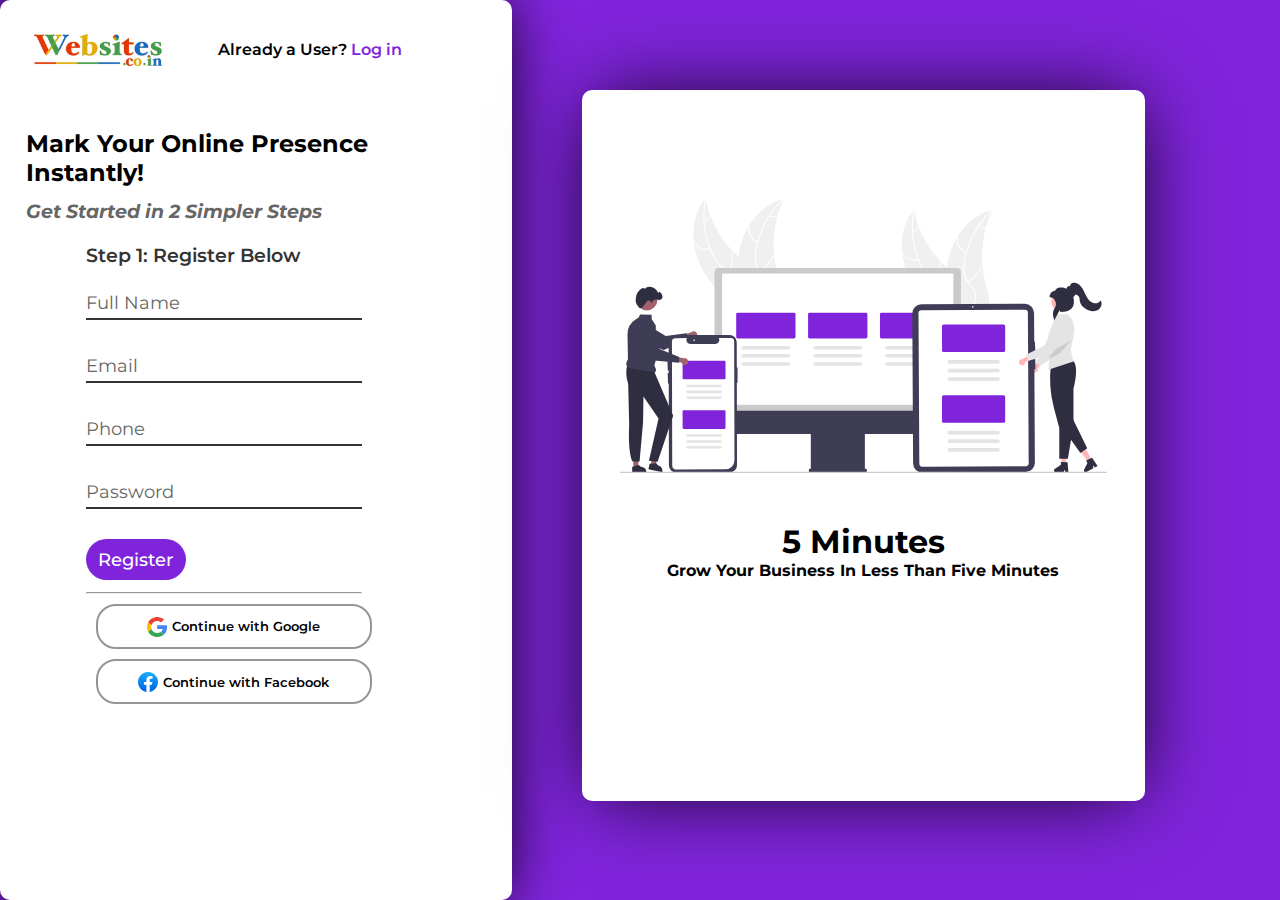
<file: index.html>
<!DOCTYPE html>
<html lang="en">
<head>
    <link rel="stylesheet" href="css/main.css">
    <link rel = "icon" href = "images/favicon.ico" 
        type = "image/x-icon">
    <link href='https://fonts.googleapis.com/css?family=Montserrat' rel='stylesheet'>
    <meta charset="UTF-8">
    <meta http-equiv="X-UA-Compatible" content="IE=edge">
    <meta name="viewport" content="width=device-width, initial-scale=1.0">
    <title>Register and Get Your Business Website Ready in Less Than 5 Minutes</title>
</head>
<body>
    <div class="container">
        <span class="container-left">
            <a href="https:\\websites.co.in"><img id="logo" src="images/logo.png" alt="Websites.co.in-logo"></a>
            <h4 class="login">Already a User? <a class="login-a"href="login.html">Log in</a></h4>
            <div class="info">
                <h2 id="head">Mark Your Online Presence Instantly!</h2>
                <h3 id="sub">Get Started in 2 Simpler Steps</h3>
                <div class="contactForm">
                    <form action="">
                        <h2>Step 1: Register Below</h2>
                        <div class="inputBox">
                            <input type="text" name="" required="required" >
                            <span>Full Name</span>
                        </div>
                        <div class="inputBox">
                            <input type="email" name="" required="required" >
                            <span>Email</span>
                        </div>
                        <div class="inputBox">
                            <input type="number" name="" required="required" >
                            <span>Phone</span>
                        </div>
                        <div class="inputBox">
                            <input type="password" name="" required="required" >
                            <span>Password</span>
                        </div>
                        
                        <div class="inputBox">
                            <input type="submit" value="Register" >
                        </div>
                        <hr>
                        <button class="con-but"> <img class="con-logo"src="images/Google__G__Logo.svg" alt=""> Continue with Google</button>
                        <button class="con-but"><img class="con-logo"src="images/2021_Facebook_icon.svg" alt="">Continue with Facebook</button>
                    </form>
                </div>
            </div>
        </span>
        <span class="container-right">
            <img id="img-side"src="images/undraw_in_sync_re_jlqd.svg" alt="">
            <h1>5 Minutes</h1>
            <h4>Grow Your Business In Less Than Five Minutes</h4>
        </span>
    </div>
</body>
</html>
</file>
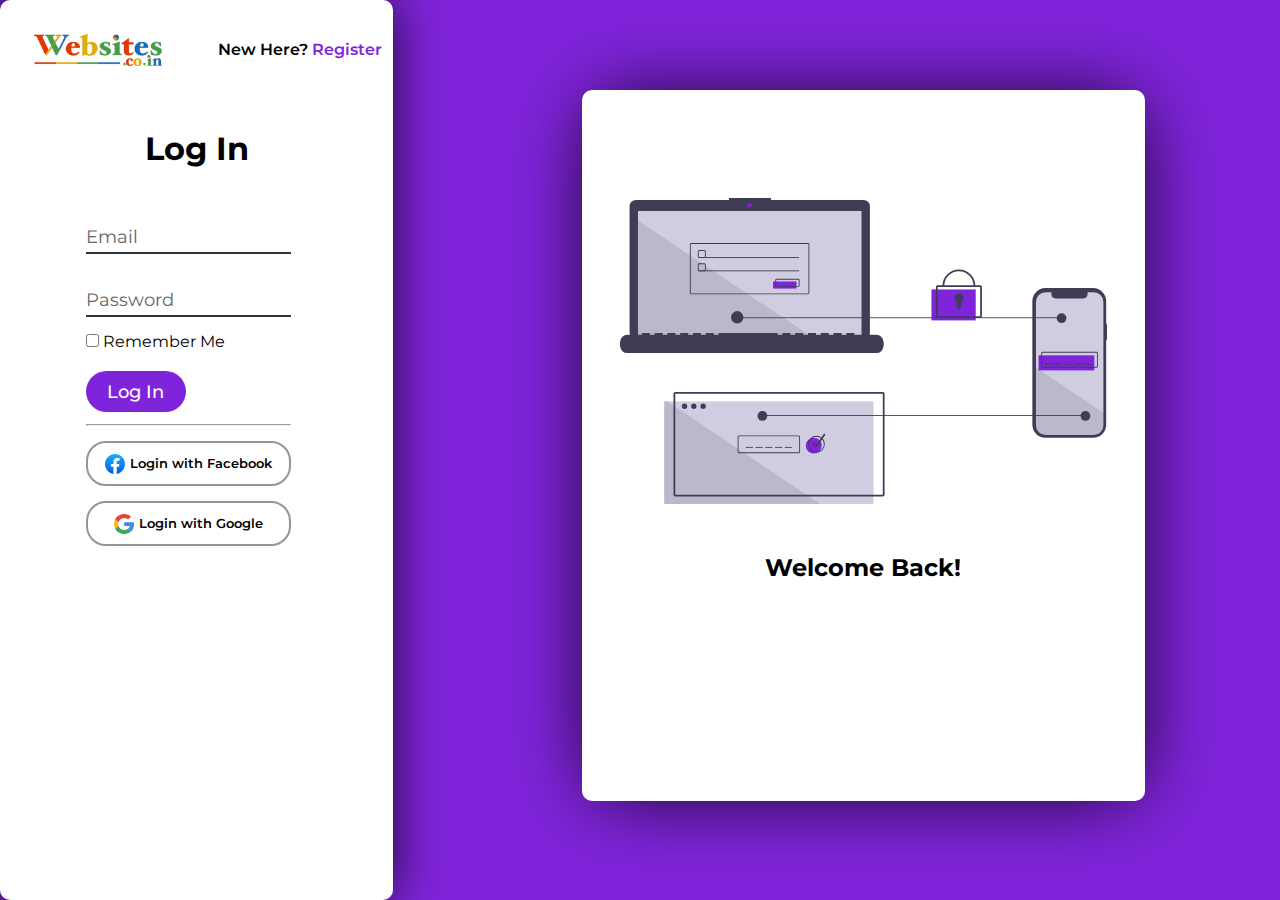
<file: login.html>
<!DOCTYPE html>
<html lang="en">
<head>
    <link rel="stylesheet" href="css/login.css">
    <link rel = "icon" href = "images/favicon.ico" 
        type = "image/x-icon">
    <link href='https://fonts.googleapis.com/css?family=Montserrat' rel='stylesheet'>
    <meta charset="UTF-8">
    <meta http-equiv="X-UA-Compatible" content="IE=edge">
    <meta name="viewport" content="width=device-width, initial-scale=1.0">
    <title>Login And Manage Your Business Website Yourself. No tech skills needed.
    </title>
</head>
<body>
    <div class="container">
        <span class="container-left">
            <img id="logo" src="images/logo.png" alt="Websites.co.in-logo">
            <h4 class="login">New Here? <a class="login-a"href="index.html">Register</a></h4>
            <div class="info">
                <h1 id="head">Log In</h1>
                <div class="contactForm">
                    <form action="">
                        <div class="inputBox">
                            <input type="email" name="" required="required" >
                            <span>Email</span>
                        </div>
                        <div class="inputBox">
                            <input type="password" name="" required="required" >
                            <span>Password</span>
                        </div>
                        <div class="checkbox">
                            <input type="checkbox" name="" id="">
                            <p id="remember">Remember Me</p>
                        </div>
                        <div class="inputBox">
                            <a href="https://websites.co.in/new-dashboard"><input type="submit" value="Log In" location.href='https://wesbites.co.in/new-dashboard'></a>
                        </div>
                        <hr>
                        <button class="con-but"><img class="con-logo"src="images/2021_Facebook_icon.svg" alt="">Login with Facebook</button>
                        <button class="con-but"> <img class="con-logo"src="images/Google__G__Logo.svg" alt=""> Login with Google</button>
                    </form>
                </div>
            </div>
        </span>
        <span class="container-right">
            <img id="img-side"src="images/undraw_two_factor_authentication_namy.svg" alt="">
            <h2>Welcome Back!</h2>
        </span>
    </div>
</body>
</html>
</file>
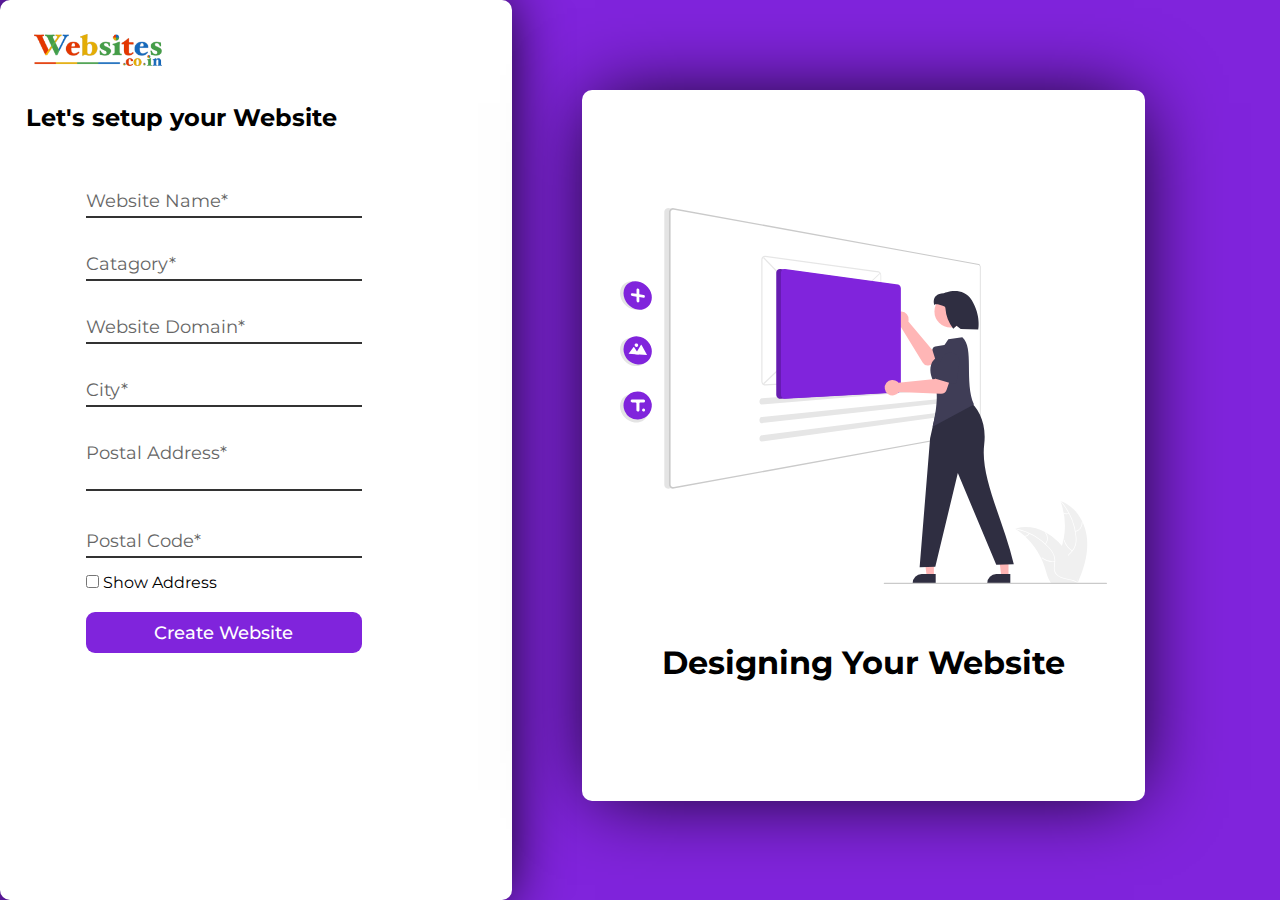
<file: moredetail.html>
<!DOCTYPE html>
<html lang="en">
<head>
    <link rel="stylesheet" href="css/moredetail.css">
    <link rel = "icon" href = "images/favicon.ico" 
        type = "image/x-icon">
    <link href='https://fonts.googleapis.com/css?family=Montserrat' rel='stylesheet'>
    <meta charset="UTF-8">
    <meta http-equiv="X-UA-Compatible" content="IE=edge">
    <meta name="viewport" content="width=device-width, initial-scale=1.0">
    <title>Website Setup</title>
</head>
<body>
    <div class="container">
        <span class="container-left">
            <a href="https:\\websites.co.in"><img id="logo" src="images/logo.png" alt="Websites.co.in-logo"></a>
            <!-- <h4 class="login">Already a User? <a class="login-a"href="login.html">Log in</a></h4> -->
            <div class="info">
                <h2 id="head">Let's setup your Website</h2>
                <!-- <h3 id="sub">Get Started in 2 Simpler Steps</h3> -->
                <div class="contactForm">
                    <form action="">
                        <!-- <h2>Step 1: Register Below</h2> -->
                        <div class="inputBox">
                            <input type="text" name="" required="required" >
                            <span>Website Name*</span>
                        </div>
                        <div class="inputBox">
                            <input type="text" name="" required="required" >
                            <span>Catagory*</span>
                        </div>
                        <div class="inputBox">
                            <input type="text" name="" required="required" >
                            <span>Website Domain*</span>
                        </div>
                        <div class="inputBox">
                            <input type="text" name="" required="required" >
                            <span>City*</span>
                        </div>
                        <div class="inputBox">
                            <textarea required="required"></textarea>
                            <span>Postal Address*</span>
                        </div>
                        <div class="inputBox">
                            <input type="number" name="" required="required" >
                            <span>Postal Code*</span>
                        </div>
                        <div class="checkbox">
                            <input type="checkbox" name="" id="">
                            <p id="remember">Show Address</p>
                        </div>
                        <div class="inputBox">
                            <input type="submit" value="Create Website" >
                        </div>
                        <!-- <hr>
                        <button class="con-but"> <img class="con-logo"src="images/Google__G__Logo.svg" alt=""> Continue with Google</button>
                        <button class="con-but"><img class="con-logo"src="images/2021_Facebook_icon.svg" alt="">Continue with Facebook</button> -->
                    </form>
                </div>
            </div>
        </span>
        <span class="container-right">
            <img id="img-side"src="images/undraw_website_builder_re_ii6e.svg" alt="">
            <h1>Designing Your Website</h1>
            <!-- <h4>Grow Your Business In Less Than Five Minutes</h4> -->
        </span>
    </div>
</body>
</html>
</file>
<file: css/main.css>
:root{
    --main-bg-color: #8024dc ;
}
*{
    margin : 0;
    padding: 0;
    font-family: 'Montserrat',sans-serif;
}
html{
    background-color: var(--main-bg-color);
}
.container{
    background-color: var(--main-bg-color);
    display: flex;
}
.container-left {
        max-width: 40%;
        min-height: 100vh;
        background-color: #fff;
        float: left;
        box-shadow: -7px 0px 60px; 
        border-radius: 10px;
}
.container-right {
        width: 44vw;
        height: 79vh;
        background-color: #fff;
        position: absolute;
        top: 10vh;
        right:15vh;
        float: left;
        border-radius: 10px;
        -webkit-box-shadow: 1px 1px 78px -12px rgba(0,0,0,1);
        -moz-box-shadow: 1px 1px 78px -12px rgba(0,0,0,1);
        box-shadow: 1px 1px 78px -12px rgba(0,0,0,1);
        text-align: center;
}
#logo{
    margin: 2.1rem;
    width: 10vw;
}

.login{
    display: inline;
    position: absolute;
    top: 4.4vh;
    left: 17vw; 
    font-weight: 600;
}
.login-a{
    text-decoration: none;
    color: var(--main-bg-color);
}
.login-a:hover{
    color:#5c1c9c
}
.info{
    margin: 2vw 2vw 0vw 2vw;
}
#head{
    margin-bottom: 1vw;
}
#sub{
    font-style: italic;
    color: #666;
}
.contactForm{
    position: relative;
    width: 60%;
    background: #fff;
    min-height: 100px;
    padding : 20px 40px 0px 60px;
}
.contactForm h2{
    font-size: 1.2em;
    color:#333;
    font-weight: 600;
}
.contactForm .inputBox{
    position: relative;
    width: 100%;
    margin-top: 10px;
}
.contactForm .inputBox input
{
    width: 100%;
    padding: 5px 0;
    font-size: 1.1em;
    margin: 10px 0;
    border: none;
    border-bottom: 2px solid #333;
    outline: none;
    resize: none;
}
.contactForm .inputBox span{
    position: absolute;
    left: 0;
    pointer-events: none;
    padding: 5px 0;
    margin: 10px 0;
    font-size: 1.1em;
    color:#666;
    transition: 0.5s;
}
.contactForm .inputBox input:focus ~ span,
.contactForm .inputBox input:valid ~ span{
    color: var(--main-bg-color);
    font-size: 0.9em;
    transform: translateY(-20px);
}
.contactForm .inputBox input[type="submit"]{
    width: 100px;
    background: var(--main-bg-color);
    color: #fff;
    border: none;
    border-radius: 25px;
    cursor: pointer;
    padding: 10px;
    font-size: 1.1em;
    font-weight: 500;
}
.contactForm .inputBox input[type="submit"]:hover{
    background-color: #5c1c9c;
}
input::-webkit-outer-spin-button,
input::-webkit-inner-spin-button {
  -webkit-appearance: none;
  margin: 0;
}
hr{
   margin: 2px 0px;
}
.con-but{
    font-family: 'Montserrat',sans-serif;
    width: 100%;
    padding: 10px;
    margin: 10px;
    border: 2px rgb(151, 148, 148) solid;
    border-radius: 20px;
    background-color: white;
    color: black;
    text-align: center;
    cursor: pointer;
    font-weight: 600;
    display: flex;
    align-items: center;
    justify-content: center;
}
.con-but:hover{
    background-color: rgb(228, 223, 223);
}
.con-logo{
    padding: 1px 5px 0px 0px;
    width: 20px;
}
#img-side{
    width: 38vw;
    /* height: 44vh; */
    margin-top: 12vh;
    margin-bottom: 5vh;
}
@media screen and (max-width: 873px) {
    html{
        background-color: #fff;
    }
    .info{
      margin: 2vw 2vw 0vw 5vw;
  }
  .container {
    flex-direction: column;
    background-color: #fff;
    margin: 0 auto;
    width: 80%;
  }
  .container-left {
    min-width: 100%;
    min-height: 50vh;
    float: none;
    box-shadow: none;
    border-radius: 0;
  }
  .container-right {
    width: 100%;
    height: auto;
    position: static;
    top: auto;
    right: auto;
    border-radius: 0;
    -webkit-box-shadow: none;
    -moz-box-shadow: none;
    box-shadow: none;
  }
  .login {
    font-size: 0.7rem;
    position: absolute;
    top: 4vw;
    left: 70vw;
  }
  #logo {
    margin: 1rem;
    width: max(15vw, 20%);
  }
  .contactForm {
    width: 80%;
    padding: 28px;
  }
  #img-side {
    display: none;
  }
}
@media only screen and (max-width: 450px) {
    html{
        background-color: #fff;
    }
  .container {
    flex-direction: column;
  }
  .container-left,
  .container-right {
    position: static;
    width: 100%;
    height: auto;
    box-shadow: none;
    border-radius: 0;
  }
  .container-right {
    margin-top: 2rem;
  }
  #logo {
    width: 30vw;
    margin: 2rem ;
  }
  .login {
    position: absolute;
    right: 48px;
    margin: 1rem 0;
    text-align: center;
  }
  .contactForm {
    width: 80%;
    padding: 20px;
  }
  .contactForm .inputBox {
    width: 100%;
    margin-top: 1rem;
  }
  .con-logo {
    display: none;
  }
  #img-side {
    width: 100%;
    margin-top: 1rem;
    margin-bottom: 2rem;
  }
}
</file>
<file: css/login.css>
:root{
    --main-bg-color: #8024dc ;
}
*{
    margin : 0;
    padding: 0;
    font-family: 'Montserrat',sans-serif;
}
html{
    background-color: var(--main-bg-color);
}
.container{
    background-color: var(--main-bg-color);
    display: flex;
}
.container-left {
        min-width: 30%;
        min-height: 100vh;
        background-color: #fff;
        float: left;
        box-shadow: -7px 0px 60px; 
        border-radius: 10px;
}
.container-right {
        width: 44vw;
        height: 79vh;
        background-color: #fff;
        position: absolute;
        top: 10vh;
        right:15vh;
        float: left;
        border-radius: 10px;
        -webkit-box-shadow: 1px 1px 78px -12px rgba(0,0,0,1);
        -moz-box-shadow: 1px 1px 78px -12px rgba(0,0,0,1);
        box-shadow: 1px 1px 78px -12px rgba(0,0,0,1);
        text-align: center;
}
#logo{
    margin: 2.1rem;
    width: 10vw;
}

.login{
    display: inline;
    position: absolute;
    top: 4.4vh;
    left: 17vw; 
    font-weight: 600;
}
.login-a{
    text-decoration: none;
    color: var(--main-bg-color);
}
.login-a:hover{
    color:#5c1c9c
}
.info{
    margin: 2vw 2vw 0vw 2vw;
}
#head{
    margin-bottom: 1vw;
    text-align: center;
}
.contactForm{
    position: relative;
    width: 60%;
    background: #fff;
    min-height: 100px;
    padding : 20px 40px 0px 60px;
}
.contactForm .inputBox{
    position: relative;
    width: 100%;
    margin-top: 10px;
}
.contactForm .inputBox input
{
    width: 100%;
    padding: 5px 0;
    font-size: 1.1em;
    margin: 10px 0;
    border: none;
    border-bottom: 2px solid #333;
    outline: none;
    resize: none;
}

.contactForm .inputBox span{
    position: absolute;
    left: 0;
    pointer-events: none;
    padding: 5px 0;
    margin: 10px 0;
    font-size: 1.1em;
    color:#666;
    transition: 0.5s;
}
.contactForm .inputBox input:focus ~ span,
.contactForm .inputBox input:valid ~ span{
    color: var(--main-bg-color);
    font-size: 0.9em;
    transform: translateY(-20px);
}
.contactForm .inputBox input[type="submit"]{
    width: 100px;
    background: var(--main-bg-color);
    color: #fff;
    border: none;
    border-radius: 25px;
    cursor: pointer;
    padding: 10px;
    font-size: 1.1em;
    font-weight: 500;
    text-decoration: none;
}
.contactForm .inputBox input[type="submit"]:hover{
    background-color: #5c1c9c;
}
.checkbox{
    margin: 5px 0;
}
#remember{
    display: inline;
}
input::-webkit-outer-spin-button,
input::-webkit-inner-spin-button {
  -webkit-appearance: none;
  margin: 0;
}
hr{
   margin: 2px 0px;
}
.con-but{
    font-family: 'Montserrat',sans-serif;
    width: 100%;
    padding: 10px;
    margin: 15px 0px;
    border: 2px rgb(151, 148, 148) solid;
    border-radius: 20px;
    background-color: white;
    color: black;
    text-align: center;
    cursor: pointer;
    font-weight: 600;
    display: flex;
    align-items: center;
    justify-content: center;
}
.con-but:hover{
    background-color: rgb(228, 223, 223);
}
.con-logo{
    padding: 1px 5px 0px 0px;
    width: 20px;
}
#img-side{
    width: 38vw;
    /* height: 44vh; */
    margin-top: 12vh;
    margin-bottom: 5vh;
}
@media screen and (max-width: 873px) {
    html{
        background-color: #fff;
    }
  .container {
    flex-direction: column;
    background-color: #fff;
    margin: 0 auto;
  }
  .container-left {
    /* min-width: 100%; */
    min-height: 50vh;
    float: none;
    box-shadow: none;
    border-radius: 0;
  }
  .container-right {
    width: 100%;
    height: auto;
    position: static;
    top: auto;
    right: auto;
    border-radius: 0;
    -webkit-box-shadow: none;
    -moz-box-shadow: none;
    box-shadow: none;
  }
  .info {
    margin: 3vw 4vw 0vw 4vw;
}
  .login {
    font-size: 0.7rem;
    position: absolute;
    top: 4vh;
    left: 70vw;
  }
  #logo {
    margin: 1rem;
    width: max(15vw, 20%);
  }
  .contactForm {
    width: 75%;
  }
  #img-side {
    display: none;
  }
  h2{
    display: none;
  }
}
@media only screen and (max-width: 450px){
    html{
        background-color: #fff;
    }
  .container {
    flex-direction: column;
    margin: 0 auto;
  }
  .container-left,
  .container-right {
    position: static;
    width: 100%;
    height: auto;
    box-shadow: none;
    border-radius: 0;
  }
  .container-right {
    margin-top: 2rem;
  }
  #logo {
    width: 30vw;
    margin: 2rem ;
  }
  .login {
    position: absolute;
    margin: 1rem 0;
    text-align: center;
  }
  .contactForm {
    width: 100%;
    padding: 20px;
  }
  .contactForm .inputBox {
    width: 100%;
    margin: 1rem;
  }
  .contactForm .inputBox input{
    width: 90%;
  }
  h2{
    display: none;
  }
  .con-logo {
    display: none;
  }
  #img-side {
    width: 100%;
    margin-top: 1rem;
    margin-bottom: 2rem;
  }
}
</file>
<file: css/moredetail.css>
:root{
    --main-bg-color: #8024dc ;
}
*{
    margin : 0;
    padding: 0;
    font-family: 'Montserrat',sans-serif;
}
.container{
    background-color: var(--main-bg-color);
    display: flex;
}
.container-left {
        min-width: 40%;
        min-height: 100vh;
        background-color: #fff;
        float: left;
        box-shadow: -7px 0px 60px; 
        border-radius: 10px;
}
.container-right {
        width: 44vw;
        height: 79vh;
        background-color: #fff;
        position: absolute;
        top: 10vh;
        right:15vh;
        float: left;
        border-radius: 10px;
        -webkit-box-shadow: 1px 1px 78px -12px rgba(0,0,0,1);
        -moz-box-shadow: 1px 1px 78px -12px rgba(0,0,0,1);
        box-shadow: 1px 1px 78px -12px rgba(0,0,0,1);
        text-align: center;
}
#logo{
    margin: 2.1rem;
    width: 10vw;
}

.login{
    display: inline;
    position: absolute;
    top: 4.4vh;
    left: 17vw; 
    font-weight: 600;
}
.login-a{
    text-decoration: none;
    color: var(--main-bg-color);
}
.login-a:hover{
    color:#5c1c9c
}
.info{
    margin: 0vw 2vw 2vw 2vw;
}
#head{
    margin-bottom: 1vw;
}
#sub{
    font-style: italic;
    color: #666;
}
.contactForm{
    position: relative;
    width: 60%;
    background: #fff;
    min-height: 100px;
    padding : 20px 40px 0px 60px;
}
.contactForm h2{
    font-size: 1.2em;
    color:#333;
    font-weight: 600;
}
.contactForm .inputBox{
    position: relative;
    width: 100%;
    margin-top: 10px;
}
#remember{
    display: inline;
}
.checkbox{
    margin: 5px 0;
}
.contactForm .inputBox input,
.contactForm .inputBox textarea
{
    width: 100%;
    padding: 5px 0;
    font-size: 1.1em;
    margin: 10px 0;
    border: none;
    border-bottom: 2px solid #333;
    outline: none;
    resize: none;
}
.contactForm .inputBox span{
    position: absolute;
    left: 0;
    pointer-events: none;
    padding: 5px 0;
    margin: 10px 0;
    font-size: 1.1em;
    color:#666;
    transition: 0.5s;
}
.contactForm .inputBox input:focus ~ span,
.container .contactForm .inputBox textarea:focus ~ span,
.container .contactForm .inputBox textarea:valid ~ span
.contactForm .inputBox input:valid ~ span{
    color: var(--main-bg-color);
    font-size: 0.9em;
    transform: translateY(-20px);
}
.contactForm .inputBox input[type="submit"]{
    width: 100%;
    background: var(--main-bg-color);
    color: #fff;
    border: none;
    border-radius: 9px;
    cursor: pointer;
    padding: 10px;
    font-size: 1.1em;
    font-weight: 500;
}
.contactForm .inputBox input[type="submit"]:hover{
    background-color: #5c1c9c;
}
input::-webkit-outer-spin-button,
input::-webkit-inner-spin-button {
  -webkit-appearance: none;
  margin: 0;
}
hr{
   margin: 2px 0px;
}
.con-but{
    font-family: 'Montserrat',sans-serif;
    width: 100%;
    padding: 10px;
    margin: 10px;
    border: 2px rgb(151, 148, 148) solid;
    border-radius: 20px;
    background-color: white;
    color: black;
    text-align: center;
    cursor: pointer;
    font-weight: 600;
    display: flex;
    align-items: center;
    justify-content: center;
}
.con-but:hover{
    background-color: rgb(228, 223, 223);
}
.con-logo{
    padding: 1px 5px 0px 0px;
    width: 20px;
}
#img-side{
    width: 38vw;
    height: 44vh;
    margin-top: 12vh;
    margin-bottom: 5vh;
}
@media screen and (max-width: 1000px) {
    html{
        background-color: #fff;
    }
  .container {
    flex-direction: column;
    margin: 0 auto;
    background-color: #fff;
  }
  .container-left {
    min-width: 100%;
    min-height: 50vh;
    float: none;
    box-shadow: none;
    border-radius: 0;
  }
  .container-right {
    width: 100%;
    height: auto;
    position: static;
    top: auto;
    right: auto;
    border-radius: 0;
    -webkit-box-shadow: none;
    -moz-box-shadow: none;
    box-shadow: none;
  }
  .login {
    font-size: 0.7rem;
    position: absolute;
    top: 4vh;
    left: 70vw;
  }
  .info {
    margin: 2vw 2vw 2vw 8vw;
}
.contactForm {
  width: 50%;
  padding-left: 20px;
}
  #logo {
    margin: 1rem;
    width: max(15vw, 20%);
  }
  .contactForm {
    width: 80%;
  }
  #img-side {
    display: none;
  }
  h1{
    display: none;
  }
}
@media only screen and (max-width: 400px){
    html{
        background-color: #fff;
    }
  .container {
    flex-direction: column;
    margin: 0 auto;
  }
  .container-left,
  .container-right {
    position: static;
    width: 100%;
    height: auto;
    box-shadow: none;
    border-radius: 0;
  }
  .container-right {
    margin-top: 2rem;
  }
  #logo {
    width: 30vw;
    margin: 2rem ;
  }
  .login {
    position: absolute;
    margin: 1rem 0;
    text-align: center;
  }
  .contactForm {
    width: 80%;
    padding: 20px;
  }
  .contactForm .inputBox {
    width: 100%;
    margin-top: 1rem;
  }
  .con-logo {
    display: none;
  }
  #img-side {
    width: 100%;
    margin-top: 1rem;
    margin-bottom: 2rem;
  }
}
</file>
